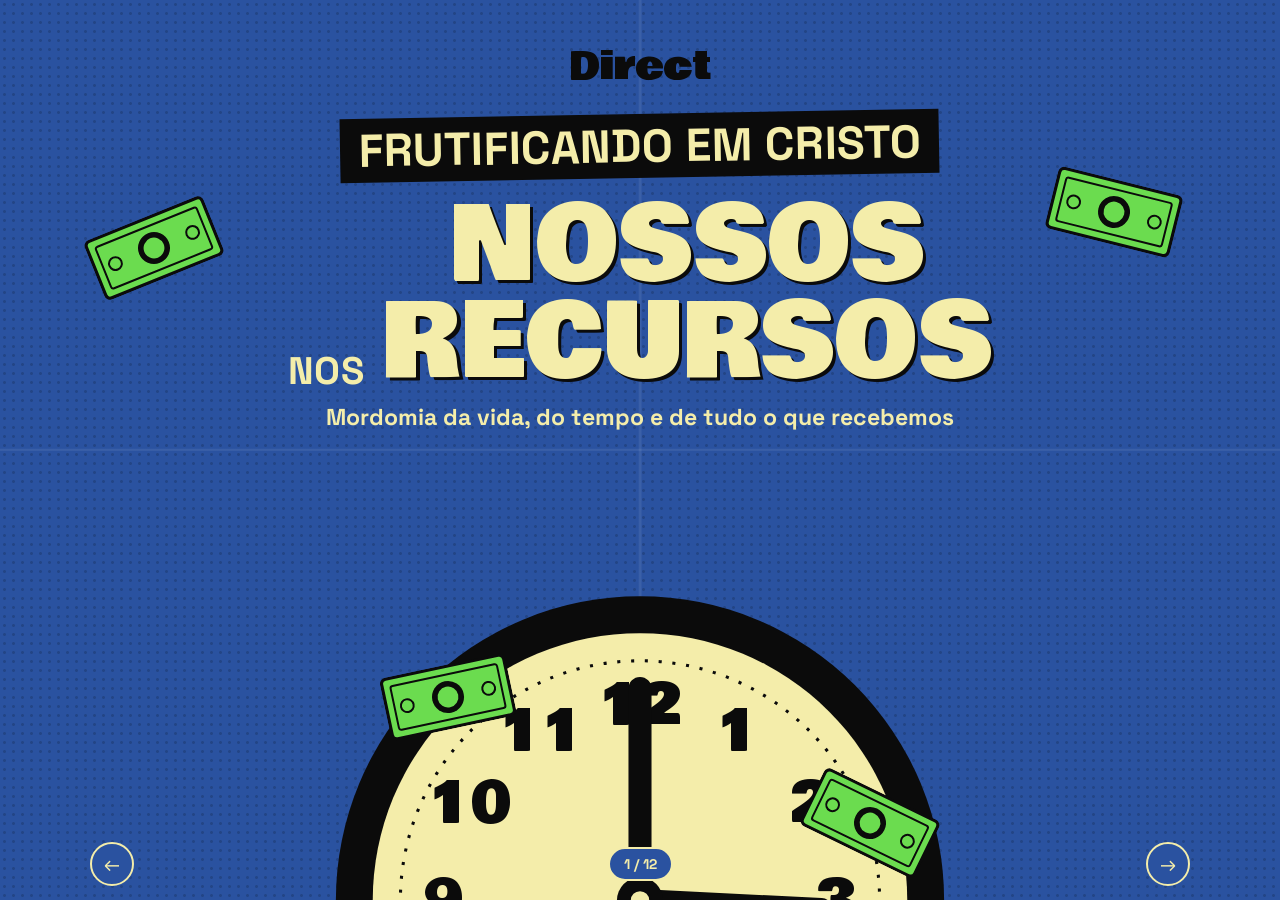
<file: docs/Frutificando em Cristo nos nossos recursos.html>
<!DOCTYPE html>
<html lang="pt-BR">
<head>
<meta charset="utf-8">
<meta name="viewport" content="width=device-width, initial-scale=1, viewport-fit=cover">
<title>Frutificando em Cristo nos nossos recursos</title>
<link rel="preconnect" href="https://fonts.googleapis.com">
<link rel="stylesheet" href="https://fonts.googleapis.com/css2?family=Bowlby+One&family=Space+Grotesk:wght@500;700&display=swap">
<style>
:root{--blue:#2A52A0;--cream:#F4EDAA;--black:#0B0B0B;--green:#6BDC4F;--serif:"Bowlby One","Arial Black",Impact,sans-serif;--sans:"Space Grotesk","Helvetica Neue",Arial,sans-serif;box-sizing:border-box;padding-top:env(safe-area-inset-top,0px);padding-bottom:env(safe-area-inset-bottom,0px)}
*,*::before,*::after{box-sizing:inherit}
html{height:100%;scroll-padding-top:env(safe-area-inset-top,0px)}
html,body{margin:0;height:100%;background:var(--blue);overflow:hidden}
body{font-family:var(--sans);font-weight:500;color:var(--cream)}
.deck{position:relative;height:100%}
.slide{--bg:var(--blue);--fg:var(--cream);--gold:var(--green);--gold-l:var(--green);--muted:#C9D5F2;position:absolute;inset:0;display:flex;flex-direction:column;justify-content:center;overflow-y:auto;padding:clamp(28px,7vh,100px) clamp(28px,7vw,170px);background-color:var(--bg);color:var(--fg);
background-image:radial-gradient(rgba(0,0,0,.16) 1.2px,transparent 1.7px),linear-gradient(90deg,transparent 49.85%,rgba(255,255,255,.1) 50%,transparent 50.2%),linear-gradient(0deg,transparent 49.85%,rgba(255,255,255,.1) 50%,transparent 50.2%);background-size:9px 9px,100% 100%,100% 100%;opacity:0;visibility:hidden;transition:opacity .4s ease,visibility .4s}
.slide.on{opacity:1;visibility:visible}
.slide.paper{--bg:var(--cream);--fg:var(--black);--gold:var(--blue);--gold-l:var(--blue);--muted:#4b4b4b;background-image:radial-gradient(rgba(42,82,160,.15) 1.2px,transparent 1.7px),linear-gradient(90deg,transparent 49.85%,rgba(0,0,0,.12) 50%,transparent 50.2%),linear-gradient(0deg,transparent 49.85%,rgba(0,0,0,.12) 50%,transparent 50.2%)}
.slide.dark{--bg:var(--black);--muted:#d6d0a0;background-image:radial-gradient(rgba(244,237,170,.09) 1.2px,transparent 1.7px)}
.slide>*{position:relative;z-index:1;max-width:none}
h1,h2{font-family:var(--serif);font-weight:400;margin:0;line-height:1.3;letter-spacing:.01em;text-transform:uppercase}
h2{font-size:clamp(26px,min(4.2vw,7.5vh),92px);margin-bottom:.7em}
h2>span{background:var(--black);color:var(--cream);padding:.05em .3em;-webkit-box-decoration-break:clone;box-decoration-break:clone}
.dark h2>span{background:var(--cream);color:var(--black)}
h2 .gold{color:inherit;text-transform:none}
.rule{width:clamp(60px,6vw,110px);height:clamp(10px,1.3vh,16px);border:0;margin:0 0 clamp(18px,3vh,36px);background:var(--cream);transform:rotate(-3deg)}
.paper .rule{background:var(--black)}
p,li{font-size:clamp(16px,min(1.9vw,3.3vh),42px);line-height:1.5;margin:0 0 .8em}
.slide>p,.slide>ul{max-width:50em}
ul{list-style:none;padding:0;margin:0}
li{position:relative;padding-left:1.7em}
.slide li{max-width:none!important}
li::before{content:"";position:absolute;left:.15em;top:.5em;width:.6em;height:.6em;background:var(--gold);transform:rotate(12deg)}
.sub{font-weight:700;font-size:clamp(19px,min(2.4vw,4.4vh),52px);line-height:1.3;color:var(--gold);margin-top:.8em}
.gold{color:var(--gold)}
.quote{font-weight:700;font-size:clamp(22px,min(3vw,5.5vh),66px);line-height:1.25;border-left:7px solid var(--green);padding-left:.7em;margin:0 0 .6em}
.slide>.quote{max-width:22em}
.cite{font-size:clamp(14px,min(1.5vw,2.6vh),28px);color:var(--gold-l);margin:0;font-weight:700}
.slide>.def{font-weight:700;font-size:clamp(22px,min(3.2vw,5.8vh),72px);line-height:1.2;margin:0 0 .5em;max-width:24em}
.cols{display:grid;grid-template-columns:repeat(3,1fr);gap:clamp(20px,3.5vw,80px);margin-top:.6em}
.cols div{border:3px solid var(--black);background:rgba(0,0,0,.05);padding:14px 16px;box-shadow:7px 7px 0 var(--gold)}
.cols b{font-family:var(--serif);font-weight:400;text-transform:uppercase;font-size:clamp(18px,min(2.2vw,4vh),48px);display:block;margin-bottom:.3em}
.cols span{font-size:clamp(14px,min(1.4vw,2.6vh),30px);line-height:1.45;color:var(--muted);display:block}
.slide>.split{width:100%;display:grid;grid-template-columns:1fr 1fr;gap:clamp(24px,5vw,120px);align-items:center}
.split h2{font-size:clamp(22px,min(3vw,5.2vh),64px)}
.portrait{margin:0;display:flex;justify-content:center}
.portrait img{display:block;height:min(76vh,60vw);width:auto;max-width:100%;border:5px solid var(--cream);box-shadow:12px 12px 0 var(--green);transform:rotate(2deg);background:var(--black)}
.portrait svg{width:100%;max-width:min(44vw,80vh)!important;max-height:78vh!important;height:auto}
.verses{font-weight:500;font-size:clamp(15px,min(1.55vw,2.8vh),32px);line-height:1.5;margin:0}
.verses sup{font-size:.65em;color:var(--gold);margin-right:.25em;font-weight:700}
.verses .vs{color:var(--muted);margin-bottom:.55em}
.verses .vs.hl{color:var(--fg)}
.verses .vs.hl span{background:linear-gradient(transparent 10%,#7BE35A 10%,#7BE35A 92%,transparent 92%);color:var(--black);padding:0 .2em;-webkit-box-decoration-break:clone;box-decoration-break:clone}
.verses.full{font-size:clamp(16px,min(1.85vw,3.3vh),38px)}
.verses.full .vs{color:var(--cream)}
.slide>.verses.full{max-width:62em}
.part{border-left:7px solid var(--gold);padding-left:clamp(14px,2vw,30px)}
.frag{opacity:0;transform:translateY(8px);transition:opacity .5s ease,transform .5s ease}
.frag.show{opacity:1;transform:none}
.word{font-family:var(--serif);text-transform:uppercase;color:var(--cream);font-size:clamp(42px,min(8vw,14vh),200px);line-height:1;margin:.1em 0 .25em;text-shadow:.04em .04em 0 var(--black)}
.hero{justify-content:flex-start;align-items:center;text-align:center;padding-top:clamp(20px,4vh,60px);overflow:hidden}
.hero>.brand{font-family:var(--serif);font-size:clamp(22px,min(3vw,5vh),52px);color:var(--black);margin-bottom:2vh}
.hero h1{font-size:inherit;line-height:1}
.lbl{display:inline-block;background:var(--black);color:var(--cream);font-family:var(--sans);font-weight:700;font-size:clamp(18px,min(3.6vw,6.4vh),70px);padding:.1em .4em;margin-bottom:.4em;line-height:1.2;transform:rotate(-1deg)}
.row{display:block}
.nos{font-family:var(--sans);font-weight:700;font-size:clamp(18px,min(3vw,5.4vh),56px);margin-right:.3em;vertical-align:middle}
.big2{display:inline-block;font-size:clamp(38px,min(8vw,13.5vh),170px);line-height:.95;color:var(--cream);text-shadow:.03em .03em 0 var(--black)}
.hero>.sub{margin-top:.5em;color:var(--cream);font-size:clamp(15px,min(1.8vw,3.2vh),38px)}
.hero>.clock{position:absolute;left:50%;bottom:0;width:min(48vw,80vh);transform:translate(-50%,50%);z-index:0}
.hero>.sticker{position:absolute;z-index:2;font-family:var(--serif);text-transform:uppercase;color:var(--cream);font-size:clamp(14px,min(2.4vw,4.4vh),48px);text-shadow:3px 3px 0 var(--black);bottom:30vh}
.hero>.s1{left:9vw;transform:rotate(-18deg)}.hero>.s2{right:9vw;transform:rotate(18deg)}
.hero>.bill{position:absolute;width:clamp(60px,10vw,190px);height:auto;z-index:1}
.hero>.b1{left:7vw;top:24vh;transform:rotate(-22deg)}.hero>.b2{right:8vw;top:20vh;transform:rotate(14deg)}
.hero>.b3{left:30vw;bottom:19vh;transform:rotate(-12deg)}.hero>.b4{right:27vw;bottom:5vh;transform:rotate(26deg);z-index:2}
.slide>.egg{position:absolute;top:calc(3vh + env(safe-area-inset-top,0px));right:4vw;width:clamp(70px,9vw,170px);height:auto;z-index:0;pointer-events:none;filter:drop-shadow(4px 4px 0 rgba(0,0,0,.35))}
.egg *{stroke:var(--eg,#0B0B0B)}.dark .egg{--eg:#F4EDAA}
.mord.show~.cm{opacity:0}.cm{transition:opacity .4s}
.slide>.eggs{display:grid;grid-template-columns:repeat(5,1fr);gap:clamp(12px,2.5vw,50px);align-items:end;max-width:min(100%,1300px);margin:.3em 0 2em}
.eggs figure{margin:0;text-align:center}
.eggrow{display:block;width:100%;max-width:clamp(80px,13vw,230px);height:auto;margin:0 auto;filter:drop-shadow(4px 4px 0 rgba(0,0,0,.35))}
.eggrow *{stroke:#0B0B0B}
.eggs figcaption{display:inline-block;margin-top:.8em;background:var(--black);color:var(--cream);font-weight:700;font-size:clamp(13px,min(1.4vw,2.5vh),26px);padding:.1em .55em;text-transform:uppercase}
.slide>.vcard{max-width:58em;background:var(--black);color:var(--cream);padding:.7em 1.1em .5em;margin:.2em 0 .6em;box-shadow:6px 6px 0 var(--green)}
.vcard p{font-size:clamp(14px,min(1.45vw,2.6vh),28px);margin:0 0 .35em;line-height:1.4}
.vcard sup{color:var(--green);font-weight:700;margin-right:.25em;font-size:.65em}
.vcard .cite{color:var(--green);margin:0;font-weight:700}
.slide>.two{display:grid;grid-template-columns:1fr 1fr;gap:clamp(24px,5vw,120px);align-items:center;max-width:none;width:100%}
.two .c1>.sub{margin-top:.8em}
.two .vcard{max-width:none;margin:0;background:var(--black);color:var(--cream);padding:.9em 1.2em .6em;box-shadow:8px 8px 0 var(--green)}
.two .vcard p{font-size:clamp(15px,min(1.85vw,3.3vh),38px)}
.two>p{max-width:none}
.slide>.eggs{max-width:none}
.eggrow{max-width:clamp(90px,15.5vw,330px)}
.eggs figcaption{font-size:clamp(14px,min(1.7vw,3vh),34px)}
.slide>ul.cards{display:grid;grid-template-columns:repeat(3,1fr);gap:clamp(20px,3.5vw,80px);max-width:none;margin-top:.4em}
.cards li{padding:clamp(16px,2.4vh,34px) clamp(16px,1.8vw,36px);border:3px solid var(--cream);box-shadow:8px 8px 0 var(--green);font-size:clamp(16px,min(1.9vw,3.4vh),40px)}
.cards li::before{display:none}
.cards li b{display:block;margin-bottom:.45em;font-size:1.3em!important;line-height:1.15;text-transform:uppercase}
@media (max-width:700px){.slide>.two{grid-template-columns:1fr}.slide>ul.cards{grid-template-columns:1fr}}
.nav{position:fixed;left:0;right:0;bottom:calc(14px + env(safe-area-inset-bottom,0px));display:flex;justify-content:space-between;align-items:center;padding:0 clamp(28px,7vw,170px);pointer-events:none;font-size:14px;font-weight:700;color:var(--nf,var(--cream));z-index:5}
.nav .mid{background:var(--nb,var(--blue));border:2px solid var(--nf,var(--cream));border-radius:99px;padding:6px 14px}
.nav button{pointer-events:auto;background:var(--nb,var(--blue));color:var(--nf,var(--cream));border:2px solid var(--nf,var(--cream));width:44px;height:44px;border-radius:50%;font-size:20px;cursor:pointer;font-family:var(--sans)}
.nav button:hover,.nav button:focus-visible{background:var(--nf,var(--cream));color:var(--nb,var(--blue));outline:none}
@media (max-width:700px){.slide{justify-content:flex-start;padding-top:max(44px,env(safe-area-inset-top,0px));padding-bottom:90px}.hero>.clock{width:92vw}.hero>.sticker{bottom:34vh}.hero>.bill{display:none}}
@media (prefers-reduced-motion:reduce){.slide,.frag{transition:none}}
</style>
</head>
<body>
<svg width="0" height="0" style="position:absolute" aria-hidden="true"><defs><g id="bill"><rect x="2" y="2" width="156" height="76" rx="6" fill="#6BDC4F" stroke="#0B0B0B" stroke-width="4"/><rect x="12" y="12" width="136" height="56" rx="3" fill="none" stroke="#0B0B0B" stroke-width="2.5"/><circle cx="80" cy="40" r="20" fill="#0B0B0B"/><circle cx="80" cy="40" r="13" fill="#6BDC4F"/><circle cx="28" cy="40" r="8" fill="none" stroke="#0B0B0B" stroke-width="2.5"/><circle cx="132" cy="40" r="8" fill="none" stroke="#0B0B0B" stroke-width="2.5"/></g></defs></svg>
<main class="deck" id="deck">

<section class="slide hero on" aria-label="Título">
<div class="brand">Direct</div>
<h1><span class="lbl">Frutificando em Cristo</span><span class="row"><span class="nos">nos</span> <span class="big2">nossos<br>recursos</span></span></h1>
<p class="sub">Mordomia da vida, do tempo e de tudo o que recebemos</p>
<svg class='bill b1' viewBox='0 0 160 80' aria-hidden='true'><use href='#bill'/></svg><svg class='bill b2' viewBox='0 0 160 80' aria-hidden='true'><use href='#bill'/></svg><svg class='bill b3' viewBox='0 0 160 80' aria-hidden='true'><use href='#bill'/></svg><svg class='bill b4' viewBox='0 0 160 80' aria-hidden='true'><use href='#bill'/></svg><svg class='clock' viewBox='0 0 400 400' aria-hidden='true'><circle cx='200' cy='200' r='198' fill='#0B0B0B'/><circle cx='200' cy='200' r='174' fill='#F4EDAA'/><circle cx='200' cy='200' r='156' fill='none' stroke='#0B0B0B' stroke-width='2' stroke-dasharray='2 7'/><text x='264.0' y='102.1' text-anchor='middle' font-size='36' fill='#0B0B0B' style='font-family:var(--serif)'>1</text><text x='310.9' y='149.0' text-anchor='middle' font-size='36' fill='#0B0B0B' style='font-family:var(--serif)'>2</text><text x='328.0' y='213.0' text-anchor='middle' font-size='36' fill='#0B0B0B' style='font-family:var(--serif)'>3</text><text x='310.9' y='277.0' text-anchor='middle' font-size='36' fill='#0B0B0B' style='font-family:var(--serif)'>4</text><text x='264.0' y='323.9' text-anchor='middle' font-size='36' fill='#0B0B0B' style='font-family:var(--serif)'>5</text><text x='200.0' y='341.0' text-anchor='middle' font-size='36' fill='#0B0B0B' style='font-family:var(--serif)'>6</text><text x='136.0' y='323.9' text-anchor='middle' font-size='36' fill='#0B0B0B' style='font-family:var(--serif)'>7</text><text x='89.1' y='277.0' text-anchor='middle' font-size='36' fill='#0B0B0B' style='font-family:var(--serif)'>8</text><text x='72.0' y='213.0' text-anchor='middle' font-size='36' fill='#0B0B0B' style='font-family:var(--serif)'>9</text><text x='89.1' y='149.0' text-anchor='middle' font-size='36' fill='#0B0B0B' style='font-family:var(--serif)'>10</text><text x='136.0' y='102.1' text-anchor='middle' font-size='36' fill='#0B0B0B' style='font-family:var(--serif)'>11</text><text x='200.0' y='85.0' text-anchor='middle' font-size='36' fill='#0B0B0B' style='font-family:var(--serif)'>12</text><path d='M200 200V62M200 200L318 206' stroke='#0B0B0B' stroke-width='15' stroke-linecap='round' fill='none'/><circle cx='200' cy='200' r='15' fill='#0B0B0B'/><circle cx='200' cy='200' r='6' fill='#F4EDAA'/></svg>
</section>

<section class="slide" aria-label="Dados sobre recursos">
<svg class="egg" viewBox="0 0 160 80" role="img" aria-label="Recurso: dinheiro" style="transform:rotate(12deg)"><title>Recurso: dinheiro</title><use href="#bill"/></svg>
<hr class="rule">
<h2 style="font-size:clamp(20px,min(2.6vw,4.8vh),58px)"><span>Qual foi o seu primeiro pensamento quando ouviu que o tema era sobre recursos?</span></h2>
<div class="frag">
<p style="margin-bottom:0">Imagino que a maior parte aqui tenha pensado em</p>
<p class="word">DINHEIRO.</p>
</div>
<ul class="frag">
<li>Mas nós, jovens, temos recursos de maior potencial do que o dinheiro: energia, gana, tempo e aprendizado.</li>
<li>Hoje, o objetivo é identificar esses recursos e entender como frutificar neles.</li>
</ul>
<p class="sub frag" style="margin-top:.4em">O primeiro passo para frutificar nos nossos recursos é entender, de fato, o que é um recurso.</p>
</section>

<section class="slide paper" aria-label="Definição de recurso">
<svg class="egg" viewBox="0 0 100 100" role="img" aria-label="Recurso: tempo" style="transform:rotate(-10deg)"><title>Recurso: tempo</title><circle cx="50" cy="50" r="42" fill="#F4EDAA" stroke-width="6"/><path d="M50 14v8M50 78v8M14 50h8M78 50h8" stroke-width="4" fill="none" stroke-linecap="round"/><path d="M50 50V26M50 50l17 8" stroke-width="6" fill="none" stroke-linecap="round"/><circle cx="50" cy="50" r="5" fill="#0B0B0B" stroke="none"/></svg>
<hr class="rule">
<h2><span>O que é um recurso?</span></h2>
<p class="def" style="margin-bottom:.4em">Aquilo de que podemos lançar mão para alcançar um fim.</p>
<p style="font-size:clamp(14px,1.5vw,18px);color:var(--muted);margin-bottom:1.4em">Fonte: adaptado do Dicionário infopédia da Língua Portuguesa (Porto Editora).</p>
<div class="cols">
<div><b>Disponível</b><span>Está ao nosso alcance, foi dado ou conquistado.</span></div>
<div><b>Potencial</b><span>Pode render mais do que o que é hoje.</span></div>
<div><b>Propósito</b><span>Existe para servir a um fim além de si mesmo.</span></div>
</div>
</section>

<section class="slide" aria-label="O que todos os recursos têm em comum">
<svg class="egg" viewBox="0 0 130 84" role="img" aria-label="Recurso: carro" style="transform:rotate(8deg)"><title>Recurso: carro</title><path d="M8 62V48q0-5 6-7l20-4 12-15q3-4 8-4h34q6 0 10 5l10 14 10 3q6 2 6 8v14z" fill="#6BDC4F" stroke-width="4.5" stroke-linejoin="round"/><path d="M44 38l9-12h20v12zM79 38V26h8l8 12z" fill="#F4EDAA" stroke-width="3.5" stroke-linejoin="round"/><circle cx="34" cy="64" r="12" fill="#0B0B0B" stroke-width="3"/><circle cx="96" cy="64" r="12" fill="#0B0B0B" stroke-width="3"/><circle cx="34" cy="64" r="4" fill="#F4EDAA" stroke="none"/><circle cx="96" cy="64" r="4" fill="#F4EDAA" stroke="none"/></svg>
<div class="split">
<div class="txt">
<hr class="rule">
<h2><span>O que todos os recursos têm em comum?</span></h2>
<ul>
<li>Um mesmo objeto, em contextos diferentes, serve a fins diferentes. Os recursos tendem ao infinito.</li>
<li>Estudar cada particularidade é impossível hoje, e talvez em toda a história.</li>
<li>Então vamos ao contrário: procurar o padrão que todos compartilham.</li>
</ul>
<p class="sub frag" data-step="2">A resposta se chama mordomia.</p>
</div>
<figure class="portrait frag" data-step="1">
<svg viewBox="0 0 400 350" role="img" aria-label="Três conjuntos de recursos com uma interseção no centro" style="width:100%;max-width:460px;max-height:62vh;height:auto">
<defs><clipPath id="cA"><circle cx="150" cy="125" r="105"/></clipPath><clipPath id="cB"><circle cx="250" cy="125" r="105"/></clipPath></defs>
<g fill="#6BDC4F" fill-opacity=".2" stroke="#F4EDAA" stroke-width="1.5">
<circle cx="150" cy="125" r="105"/><circle cx="250" cy="125" r="105"/><circle cx="200" cy="210" r="105"/>
</g>
<g clip-path="url(#cA)"><g clip-path="url(#cB)"><circle cx="200" cy="210" r="105" fill="#6BDC4F"/></g></g>
<g class="lbls" text-anchor="middle" font-family="Space Grotesk,Arial,sans-serif" font-weight="700" font-size="20">
<rect x="58" y="94" width="80" height="30" rx="4" fill="#0B0B0B" stroke="none"/><text x="98" y="115" fill="#F4EDAA">Tempo</text>
<rect x="258" y="94" width="88" height="30" rx="4" fill="#0B0B0B" stroke="none"/><text x="302" y="115" fill="#F4EDAA">Energia</text>
<rect x="154" y="263" width="92" height="30" rx="4" fill="#0B0B0B" stroke="none"/><text x="200" y="284" fill="#F4EDAA">Finanças</text>
</g>
<g text-anchor="middle" font-family="Space Grotesk,Arial,sans-serif" font-weight="700" fill="#0B0B0B">
<text class="frag mord" data-step="2" x="200" y="172" font-size="14" letter-spacing=".4">MORDOMIA</text>
<g class="cm"><text x="200" y="164" font-size="16">em</text><text x="200" y="182" font-size="16">comum</text></g>
</g>
</svg>
</figure>
</div>
</section>

<section class="slide dark" aria-label="Mordomia">
<div class="split">
<div class="txt">
<hr class="rule" style="background:var(--gold-l)">
<h2><span>Mordomia <span class="gold" style="font-weight:500;font-style:italic;font-size:.55em">(stewardship)</span></span></h2>
<p class="quote">Não há um centímetro de toda a nossa existência sobre o qual Cristo não diga: “É meu!”</p>
<p class="cite">Abraham Kuyper (citação traduzida livremente) · 1 Coríntios 4:2</p>
<p style="margin-top:1.4em">Nenhum recurso é nosso. Somos apenas administradores.</p>
</div>
<figure class="portrait"><img src="[data-uri]" alt="Retrato de Abraham Kuyper"></figure>
</div>
</section>

<section class="slide dark" aria-label="1 Coríntios 4:1-5">
<svg class="egg" viewBox="0 18 120 78" role="img" aria-label="Recurso: um amigo" style="transform:rotate(-8deg)"><title>Recurso: um amigo</title><path d="M12 92Q12 58 40 58Q68 58 68 92z" fill="#6BDC4F" stroke-width="4.5" stroke-linejoin="round"/><path d="M52 92Q52 58 80 58Q108 58 108 92z" fill="#2A52A0" stroke-width="4.5" stroke-linejoin="round"/><circle cx="40" cy="38" r="15" fill="#F4EDAA" stroke-width="4.5"/><circle cx="80" cy="38" r="15" fill="#F4EDAA" stroke-width="4.5"/></svg>
<hr class="rule" style="background:var(--gold-l)">
<div class="verses full">
<div class="vs"><sup>1</sup>Que os homens nos considerem como ministros de Cristo, e mordomos dos mistérios de Deus.</div>
<div class="vs"><sup>2</sup>Além disso, requer-se dos mordomos que cada um se ache fiel.</div>
<div class="vs"><sup>3</sup>Todavia, a mim mui pouco se me dá de ser julgado por vós, ou por algum juízo humano; nem eu tampouco a mim mesmo me julgo.</div>
<div class="vs"><sup>4</sup>Porque em nada me sinto culpado; mas nem por isso me considero justificado, pois quem me julga é o Senhor.</div>
<div class="vs"><sup>5</sup>Portanto, nada julgueis antes do tempo, até que o Senhor venha, o qual também trará à luz as coisas ocultas das trevas, e manifestará os desígnios dos corações; e então cada um receberá de Deus o louvor.</div>
</div>
<p class="cite" style="margin-top:1.2em">1 Coríntios 4:1-5 | ACF</p>
</section>

<section class="slide paper" aria-label="O papel do mordomo">
<div class="split">
<div class="txt">
<hr class="rule">
<h2><span>O papel do mordomo</span></h2>
<p>No contexto bíblico, o mordomo (<i>oikonómos</i>) era um servo de grande confiança, que administrava os bens, a casa ou os negócios do seu senhor.</p>
<p>Paulo se via, junto com os outros apóstolos, como um despenseiro encarregado dos mistérios e do Evangelho de Deus.</p>
</div>
<div class="verses part">
<div class="vs hl"><span><sup>1</sup>Que os homens nos considerem como ministros de Cristo, e mordomos dos mistérios de Deus.</span></div>
<div class="vs"><sup>2</sup>Além disso, requer-se dos mordomos que cada um se ache fiel.</div>
<div class="vs"><sup>3</sup>Todavia, a mim mui pouco se me dá de ser julgado por vós, ou por algum juízo humano; nem eu tampouco a mim mesmo me julgo.</div>
<div class="vs"><sup>4</sup>Porque em nada me sinto culpado; mas nem por isso me considero justificado, pois quem me julga é o Senhor.</div>
<div class="vs"><sup>5</sup>Portanto, nada julgueis antes do tempo, até que o Senhor venha, o qual também trará à luz as coisas ocultas das trevas, e manifestará os desígnios dos corações; e então cada um receberá de Deus o louvor.</div>
</div>
</div>
</section>

<section class="slide paper" aria-label="A principal exigência">
<div class="split">
<div class="txt">
<hr class="rule">
<h2><span>A principal exigência</span></h2>
<p>O padrão exigido de quem ocupa essa posição não é o sucesso aos olhos do mundo, a popularidade ou a genialidade.</p>
<p class="sub" style="margin-top:.2em">É a fidelidade àquele que o encarregou.</p>
</div>
<div class="verses part">
<div class="vs"><sup>1</sup>Que os homens nos considerem como ministros de Cristo, e mordomos dos mistérios de Deus.</div>
<div class="vs hl"><span><sup>2</sup>Além disso, requer-se dos mordomos que cada um se ache fiel.</span></div>
<div class="vs"><sup>3</sup>Todavia, a mim mui pouco se me dá de ser julgado por vós, ou por algum juízo humano; nem eu tampouco a mim mesmo me julgo.</div>
<div class="vs"><sup>4</sup>Porque em nada me sinto culpado; mas nem por isso me considero justificado, pois quem me julga é o Senhor.</div>
<div class="vs"><sup>5</sup>Portanto, nada julgueis antes do tempo, até que o Senhor venha, o qual também trará à luz as coisas ocultas das trevas, e manifestará os desígnios dos corações; e então cada um receberá de Deus o louvor.</div>
</div>
</div>
</section>

<section class="slide paper" aria-label="Aprovação divina acima da humana">
<div class="split">
<div class="txt">
<hr class="rule">
<h2><span>Aprovação divina acima da humana</span></h2>
<p>Nos versos 3 e 4, Paulo lembra que o julgamento mais importante não vem de tribunais humanos nem de críticas externas.</p>
<p class="sub" style="margin-top:.2em">Vem do próprio Senhor.</p>
</div>
<div class="verses part">
<div class="vs"><sup>1</sup>Que os homens nos considerem como ministros de Cristo, e mordomos dos mistérios de Deus.</div>
<div class="vs"><sup>2</sup>Além disso, requer-se dos mordomos que cada um se ache fiel.</div>
<div class="vs hl"><span><sup>3</sup>Todavia, a mim mui pouco se me dá de ser julgado por vós, ou por algum juízo humano; nem eu tampouco a mim mesmo me julgo.</span></div>
<div class="vs hl"><span><sup>4</sup>Porque em nada me sinto culpado; mas nem por isso me considero justificado, pois quem me julga é o Senhor.</span></div>
<div class="vs"><sup>5</sup>Portanto, nada julgueis antes do tempo, até que o Senhor venha, o qual também trará à luz as coisas ocultas das trevas, e manifestará os desígnios dos corações; e então cada um receberá de Deus o louvor.</div>
</div>
</div>
</section>

<section class="slide" aria-label="A vida como recurso">
<svg class="egg" viewBox="0 0 130 110" role="img" aria-label="Recurso: o próprio corpo" style="transform:rotate(6deg)"><title>Recurso: o próprio corpo</title><g transform="translate(10,38) rotate(-22 55 0)"><g fill="#0B0B0B" stroke="#0B0B0B" stroke-width="9" stroke-linejoin="round"><circle cx="18" cy="-9" r="11"/><circle cx="18" cy="9" r="11"/><circle cx="92" cy="-9" r="11"/><circle cx="92" cy="9" r="11"/><rect x="18" y="-9" width="74" height="18"/></g><g fill="#F4EDAA" stroke="none"><circle cx="18" cy="-9" r="11"/><circle cx="18" cy="9" r="11"/><circle cx="92" cy="-9" r="11"/><circle cx="92" cy="9" r="11"/><rect x="18" y="-9" width="74" height="18"/></g></g><g transform="translate(10,78) rotate(-22 55 0)"><g fill="#0B0B0B" stroke="#0B0B0B" stroke-width="9" stroke-linejoin="round"><circle cx="18" cy="-9" r="11"/><circle cx="18" cy="9" r="11"/><circle cx="92" cy="-9" r="11"/><circle cx="92" cy="9" r="11"/><rect x="18" y="-9" width="74" height="18"/></g><g fill="#F4EDAA" stroke="none"><circle cx="18" cy="-9" r="11"/><circle cx="18" cy="9" r="11"/><circle cx="92" cy="-9" r="11"/><circle cx="92" cy="9" r="11"/><rect x="18" y="-9" width="74" height="18"/></g></g></svg>
<hr class="rule">
<h2 style="font-size:clamp(24px,min(3.4vw,6vh),76px)"><span>A vida é o nosso principal recurso</span></h2>
<div class="two">
<div class="c1">
<ul>
<li>Tudo ao nosso redor é recurso, e nós somos mordomos.</li>
<li>Nós mesmos somos recurso por inteiro: carne, osso e sangue. Objetos e bens são só uma extensão.</li>
</ul>
<p class="sub">Como você tem sido mordomo do bem mais precioso que Deus deixou ao seu cuidado?</p>
</div>
<div class="vcard"><p><sup>19</sup>Ou não sabeis que o vosso corpo é o templo do Espírito Santo, que habita em vós, proveniente de Deus, e que não sois de vós mesmos?</p><p><sup>20</sup>Porque fostes comprados por bom preço; glorificai, pois, a Deus no vosso corpo, e no vosso espírito, os quais pertencem a Deus.</p><p class="cite">1 Coríntios 6:19-20 | ACF</p></div>
</div>
</section>

<section class="slide" aria-label="Elementos escondidos">
<hr class="rule">
<h2><span>Você reparou?</span></h2>
<div class="eggs">
<figure><svg class="eggrow" viewBox="0 0 160 80" role="img" aria-label="Recurso: dinheiro" style="transform:rotate(12deg)"><title>Recurso: dinheiro</title><use href="#bill"/></svg><figcaption>Dinheiro</figcaption></figure>
<figure><svg class="eggrow" viewBox="0 0 100 100" role="img" aria-label="Recurso: tempo" style="transform:rotate(-10deg)"><title>Recurso: tempo</title><circle cx="50" cy="50" r="42" fill="#F4EDAA" stroke-width="6"/><path d="M50 14v8M50 78v8M14 50h8M78 50h8" stroke-width="4" fill="none" stroke-linecap="round"/><path d="M50 50V26M50 50l17 8" stroke-width="6" fill="none" stroke-linecap="round"/><circle cx="50" cy="50" r="5" fill="#0B0B0B" stroke="none"/></svg><figcaption>Tempo</figcaption></figure>
<figure><svg class="eggrow" viewBox="0 0 130 84" role="img" aria-label="Recurso: carro" style="transform:rotate(8deg)"><title>Recurso: carro</title><path d="M8 62V48q0-5 6-7l20-4 12-15q3-4 8-4h34q6 0 10 5l10 14 10 3q6 2 6 8v14z" fill="#6BDC4F" stroke-width="4.5" stroke-linejoin="round"/><path d="M44 38l9-12h20v12zM79 38V26h8l8 12z" fill="#F4EDAA" stroke-width="3.5" stroke-linejoin="round"/><circle cx="34" cy="64" r="12" fill="#0B0B0B" stroke-width="3"/><circle cx="96" cy="64" r="12" fill="#0B0B0B" stroke-width="3"/><circle cx="34" cy="64" r="4" fill="#F4EDAA" stroke="none"/><circle cx="96" cy="64" r="4" fill="#F4EDAA" stroke="none"/></svg><figcaption>Bens</figcaption></figure>
<figure><svg class="eggrow" viewBox="0 18 120 78" role="img" aria-label="Recurso: um amigo" style="transform:rotate(-8deg)"><title>Recurso: um amigo</title><path d="M12 92Q12 58 40 58Q68 58 68 92z" fill="#6BDC4F" stroke-width="4.5" stroke-linejoin="round"/><path d="M52 92Q52 58 80 58Q108 58 108 92z" fill="#2A52A0" stroke-width="4.5" stroke-linejoin="round"/><circle cx="40" cy="38" r="15" fill="#F4EDAA" stroke-width="4.5"/><circle cx="80" cy="38" r="15" fill="#F4EDAA" stroke-width="4.5"/></svg><figcaption>Amigos</figcaption></figure>
<figure><svg class="eggrow" viewBox="0 0 130 110" role="img" aria-label="Recurso: o próprio corpo" style="transform:rotate(6deg)"><title>Recurso: o próprio corpo</title><g transform="translate(10,38) rotate(-22 55 0)"><g fill="#0B0B0B" stroke="#0B0B0B" stroke-width="9" stroke-linejoin="round"><circle cx="18" cy="-9" r="11"/><circle cx="18" cy="9" r="11"/><circle cx="92" cy="-9" r="11"/><circle cx="92" cy="9" r="11"/><rect x="18" y="-9" width="74" height="18"/></g><g fill="#F4EDAA" stroke="none"><circle cx="18" cy="-9" r="11"/><circle cx="18" cy="9" r="11"/><circle cx="92" cy="-9" r="11"/><circle cx="92" cy="9" r="11"/><rect x="18" y="-9" width="74" height="18"/></g></g><g transform="translate(10,78) rotate(-22 55 0)"><g fill="#0B0B0B" stroke="#0B0B0B" stroke-width="9" stroke-linejoin="round"><circle cx="18" cy="-9" r="11"/><circle cx="18" cy="9" r="11"/><circle cx="92" cy="-9" r="11"/><circle cx="92" cy="9" r="11"/><rect x="18" y="-9" width="74" height="18"/></g><g fill="#F4EDAA" stroke="none"><circle cx="18" cy="-9" r="11"/><circle cx="18" cy="9" r="11"/><circle cx="92" cy="-9" r="11"/><circle cx="92" cy="9" r="11"/><rect x="18" y="-9" width="74" height="18"/></g></g></svg><figcaption>Corpo</figcaption></figure>
</div>
<div class="two" style="align-items:start">
<p style="font-weight:700;font-size:clamp(18px,min(2.2vw,4vh),46px);line-height:1.35;margin:0">Todos esses recursos estavam diante dos nossos olhos o tempo todo, assim como boa parte dos recursos que temos na nossa vida.</p>
<p class="sub" style="margin:0">Que possamos ser mais sensíveis e gratos por cada um deles.</p>
</div>
</section>

<section class="slide dark" aria-label="Refletir e aplicar">
<hr class="rule" style="background:var(--gold-l)">
<h2><span>Refletir e aplicar</span></h2>
<ul class="cards">
<li style="max-width:30em"><b class="gold" style="font-family:var(--serif);font-weight:600;font-size:1.25em">Agradecer.</b> Identificar e agradecer pelos recursos que Deus nos dá diariamente.</li>
<li style="max-width:30em"><b class="gold" style="font-family:var(--serif);font-weight:600;font-size:1.25em">Ser fiel.</b> Administrar os recursos com fidelidade a Deus e lembrar de qual julgamento realmente devemos nos preocupar.</li>
<li style="max-width:30em"><b class="gold" style="font-family:var(--serif);font-weight:600;font-size:1.25em">Inteiramente e integralmente.</b> Nosso ser como um todo é um recurso: não só os bens, mas a carne, o osso e o sangue. Viva a vida lembrando disso.</li>
</ul>
</section>

</main>

<div class="nav" aria-label="Navegação">
<button id="prev" aria-label="Slide anterior">&#8592;</button>
<span class="mid"><span id="count">1 / 12</span></span>
<button id="next" aria-label="Próximo slide">&#8594;</button>
</div>

<script>
(function(){
var s=document.querySelectorAll('.slide'),i=0,c=document.getElementById('count'),nav=document.querySelector('.nav');
function go(n){
if(n<0||n>=s.length)return;
s[i].classList.remove('on');i=n;s[i].classList.add('on');
c.textContent=(i+1)+' / '+s.length;
var p=s[i].classList.contains('paper'),d=s[i].classList.contains('dark');nav.style.setProperty('--nf',p?'#0B0B0B':'#F4EDAA');nav.style.setProperty('--nb',p?'#F4EDAA':(d?'#0B0B0B':'#2A52A0'));
}
function fwd(){var l=[].slice.call(s[i].querySelectorAll('.frag:not(.show)'));if(l.length){var f=l.reduce(function(a,x){var sa=a.getAttribute('data-step'),sx=x.getAttribute('data-step');return(sx&&sa&&+sx<+sa)?x:a},l[0]);var st=f.getAttribute('data-step');if(st){s[i].querySelectorAll('.frag[data-step="'+st+'"]').forEach(function(x){x.classList.add('show')})}else{f.classList.add('show')}return}go(i+1)}
document.getElementById('next').onclick=fwd;
document.getElementById('prev').onclick=function(){go(i-1)};
document.addEventListener('keydown',function(e){
if(e.key==='ArrowRight'||e.key==='PageDown'||e.key===' '){e.preventDefault();fwd()}
else if(e.key==='ArrowLeft'||e.key==='PageUp'){e.preventDefault();go(i-1)}
else if(e.key==='Home')go(0);else if(e.key==='End')go(s.length-1);
});
var x=null;
document.addEventListener('touchstart',function(e){x=e.touches[0].clientX},{passive:true});
document.addEventListener('touchend',function(e){
if(x===null)return;var d=e.changedTouches[0].clientX-x;
if(Math.abs(d)>50){if(d<0)fwd();else go(i-1)}x=null;
},{passive:true});
})();
</script>
</body>
</html>
</file>
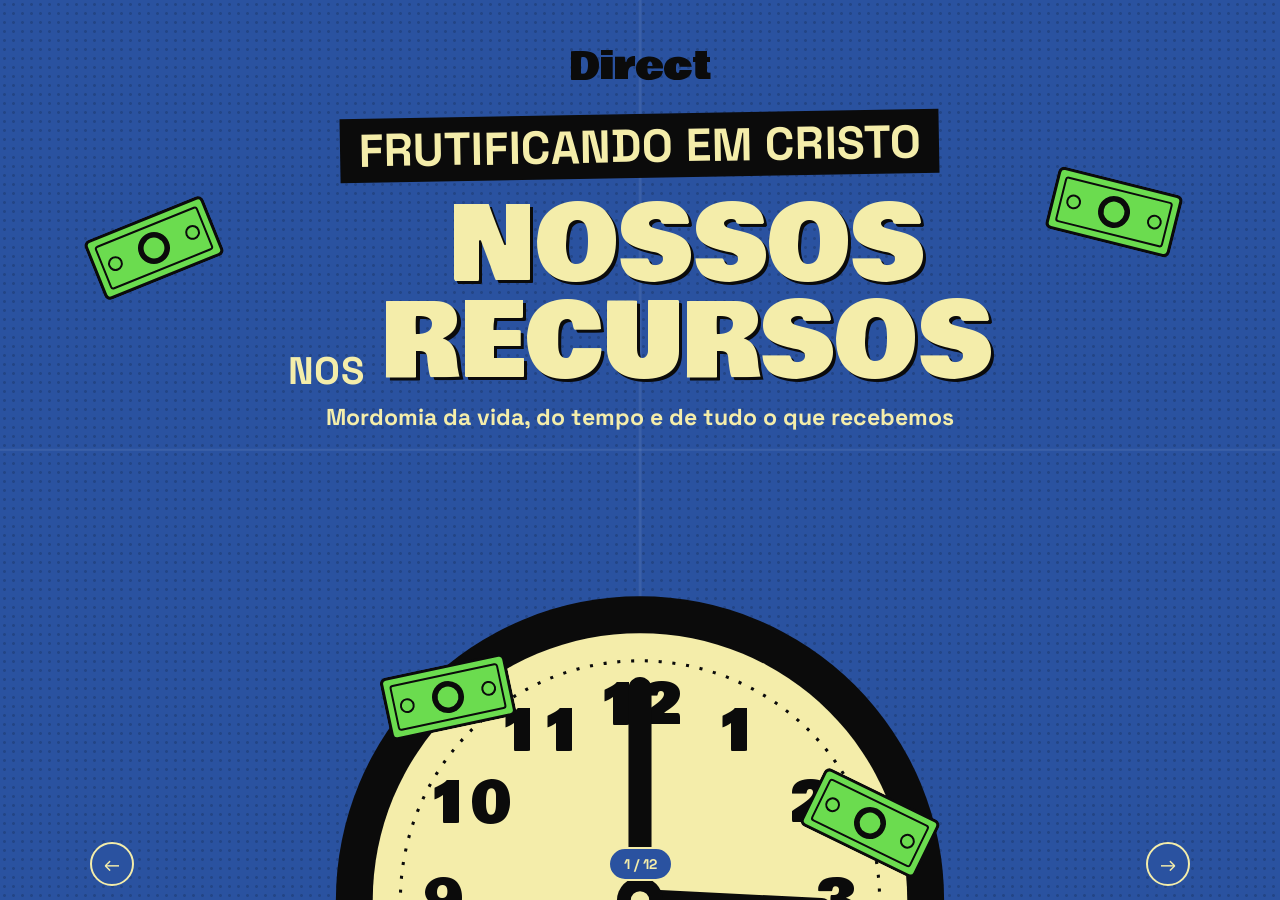
<file: docs/frutificando-nos-recursos-direct.html>
<!DOCTYPE html>
<html lang="pt-BR">
<head>
<meta charset="utf-8">
<meta name="viewport" content="width=device-width, initial-scale=1, viewport-fit=cover">
<title>Frutificando em Cristo nos nossos recursos</title>
<link rel="preconnect" href="https://fonts.googleapis.com">
<link rel="stylesheet" href="https://fonts.googleapis.com/css2?family=Bowlby+One&family=Space+Grotesk:wght@500;700&display=swap">
<style>
:root{--blue:#2A52A0;--cream:#F4EDAA;--black:#0B0B0B;--green:#6BDC4F;--serif:"Bowlby One","Arial Black",Impact,sans-serif;--sans:"Space Grotesk","Helvetica Neue",Arial,sans-serif;box-sizing:border-box;padding-top:env(safe-area-inset-top,0px);padding-bottom:env(safe-area-inset-bottom,0px)}
*,*::before,*::after{box-sizing:inherit}
html{height:100%;scroll-padding-top:env(safe-area-inset-top,0px)}
html,body{margin:0;height:100%;background:var(--blue);overflow:hidden}
body{font-family:var(--sans);font-weight:500;color:var(--cream)}
.deck{position:relative;height:100%}
.slide{--bg:var(--blue);--fg:var(--cream);--gold:var(--green);--gold-l:var(--green);--muted:#C9D5F2;position:absolute;inset:0;display:flex;flex-direction:column;justify-content:center;overflow-y:auto;padding:clamp(28px,7vh,100px) clamp(28px,7vw,170px);background-color:var(--bg);color:var(--fg);
background-image:radial-gradient(rgba(0,0,0,.16) 1.2px,transparent 1.7px),linear-gradient(90deg,transparent 49.85%,rgba(255,255,255,.1) 50%,transparent 50.2%),linear-gradient(0deg,transparent 49.85%,rgba(255,255,255,.1) 50%,transparent 50.2%);background-size:9px 9px,100% 100%,100% 100%;opacity:0;visibility:hidden;transition:opacity .4s ease,visibility .4s}
.slide.on{opacity:1;visibility:visible}
.slide.paper{--bg:var(--cream);--fg:var(--black);--gold:var(--blue);--gold-l:var(--blue);--muted:#4b4b4b;background-image:radial-gradient(rgba(42,82,160,.15) 1.2px,transparent 1.7px),linear-gradient(90deg,transparent 49.85%,rgba(0,0,0,.12) 50%,transparent 50.2%),linear-gradient(0deg,transparent 49.85%,rgba(0,0,0,.12) 50%,transparent 50.2%)}
.slide.dark{--bg:var(--black);--muted:#d6d0a0;background-image:radial-gradient(rgba(244,237,170,.09) 1.2px,transparent 1.7px)}
.slide>*{position:relative;z-index:1;max-width:none}
h1,h2{font-family:var(--serif);font-weight:400;margin:0;line-height:1.3;letter-spacing:.01em;text-transform:uppercase}
h2{font-size:clamp(26px,min(4.2vw,7.5vh),92px);margin-bottom:.7em}
h2>span{background:var(--black);color:var(--cream);padding:.05em .3em;-webkit-box-decoration-break:clone;box-decoration-break:clone}
.dark h2>span{background:var(--cream);color:var(--black)}
h2 .gold{color:inherit;text-transform:none}
.rule{width:clamp(60px,6vw,110px);height:clamp(10px,1.3vh,16px);border:0;margin:0 0 clamp(18px,3vh,36px);background:var(--cream);transform:rotate(-3deg)}
.paper .rule{background:var(--black)}
p,li{font-size:clamp(16px,min(1.9vw,3.3vh),42px);line-height:1.5;margin:0 0 .8em}
.slide>p,.slide>ul{max-width:50em}
ul{list-style:none;padding:0;margin:0}
li{position:relative;padding-left:1.7em}
.slide li{max-width:none!important}
li::before{content:"";position:absolute;left:.15em;top:.5em;width:.6em;height:.6em;background:var(--gold);transform:rotate(12deg)}
.sub{font-weight:700;font-size:clamp(19px,min(2.4vw,4.4vh),52px);line-height:1.3;color:var(--gold);margin-top:.8em}
.gold{color:var(--gold)}
.quote{font-weight:700;font-size:clamp(22px,min(3vw,5.5vh),66px);line-height:1.25;border-left:7px solid var(--green);padding-left:.7em;margin:0 0 .6em}
.slide>.quote{max-width:22em}
.cite{font-size:clamp(14px,min(1.5vw,2.6vh),28px);color:var(--gold-l);margin:0;font-weight:700}
.slide>.def{font-weight:700;font-size:clamp(22px,min(3.2vw,5.8vh),72px);line-height:1.2;margin:0 0 .5em;max-width:24em}
.cols{display:grid;grid-template-columns:repeat(3,1fr);gap:clamp(20px,3.5vw,80px);margin-top:.6em}
.cols div{border:3px solid var(--black);background:rgba(0,0,0,.05);padding:14px 16px;box-shadow:7px 7px 0 var(--gold)}
.cols b{font-family:var(--serif);font-weight:400;text-transform:uppercase;font-size:clamp(18px,min(2.2vw,4vh),48px);display:block;margin-bottom:.3em}
.cols span{font-size:clamp(14px,min(1.4vw,2.6vh),30px);line-height:1.45;color:var(--muted);display:block}
.slide>.split{width:100%;display:grid;grid-template-columns:1fr 1fr;gap:clamp(24px,5vw,120px);align-items:center}
.split h2{font-size:clamp(22px,min(3vw,5.2vh),64px)}
.portrait{margin:0;display:flex;justify-content:center}
.portrait img{display:block;height:min(76vh,60vw);width:auto;max-width:100%;border:5px solid var(--cream);box-shadow:12px 12px 0 var(--green);transform:rotate(2deg);background:var(--black)}
.portrait svg{width:100%;max-width:min(44vw,80vh)!important;max-height:78vh!important;height:auto}
.verses{font-weight:500;font-size:clamp(15px,min(1.55vw,2.8vh),32px);line-height:1.5;margin:0}
.verses sup{font-size:.65em;color:var(--gold);margin-right:.25em;font-weight:700}
.verses .vs{color:var(--muted);margin-bottom:.55em}
.verses .vs.hl{color:var(--fg)}
.verses .vs.hl span{background:linear-gradient(transparent 10%,#7BE35A 10%,#7BE35A 92%,transparent 92%);color:var(--black);padding:0 .2em;-webkit-box-decoration-break:clone;box-decoration-break:clone}
.verses.full{font-size:clamp(16px,min(1.85vw,3.3vh),38px)}
.verses.full .vs{color:var(--cream)}
.slide>.verses.full{max-width:62em}
.part{border-left:7px solid var(--gold);padding-left:clamp(14px,2vw,30px)}
.frag{opacity:0;transform:translateY(8px);transition:opacity .5s ease,transform .5s ease}
.frag.show{opacity:1;transform:none}
.word{font-family:var(--serif);text-transform:uppercase;color:var(--cream);font-size:clamp(42px,min(8vw,14vh),200px);line-height:1;margin:.1em 0 .25em;text-shadow:.04em .04em 0 var(--black)}
.hero{justify-content:flex-start;align-items:center;text-align:center;padding-top:clamp(20px,4vh,60px);overflow:hidden}
.hero>.brand{font-family:var(--serif);font-size:clamp(22px,min(3vw,5vh),52px);color:var(--black);margin-bottom:2vh}
.hero h1{font-size:inherit;line-height:1}
.lbl{display:inline-block;background:var(--black);color:var(--cream);font-family:var(--sans);font-weight:700;font-size:clamp(18px,min(3.6vw,6.4vh),70px);padding:.1em .4em;margin-bottom:.4em;line-height:1.2;transform:rotate(-1deg)}
.row{display:block}
.nos{font-family:var(--sans);font-weight:700;font-size:clamp(18px,min(3vw,5.4vh),56px);margin-right:.3em;vertical-align:middle}
.big2{display:inline-block;font-size:clamp(38px,min(8vw,13.5vh),170px);line-height:.95;color:var(--cream);text-shadow:.03em .03em 0 var(--black)}
.hero>.sub{margin-top:.5em;color:var(--cream);font-size:clamp(15px,min(1.8vw,3.2vh),38px)}
.hero>.clock{position:absolute;left:50%;bottom:0;width:min(48vw,80vh);transform:translate(-50%,50%);z-index:0}
.hero>.sticker{position:absolute;z-index:2;font-family:var(--serif);text-transform:uppercase;color:var(--cream);font-size:clamp(14px,min(2.4vw,4.4vh),48px);text-shadow:3px 3px 0 var(--black);bottom:30vh}
.hero>.s1{left:9vw;transform:rotate(-18deg)}.hero>.s2{right:9vw;transform:rotate(18deg)}
.hero>.bill{position:absolute;width:clamp(60px,10vw,190px);height:auto;z-index:1}
.hero>.b1{left:7vw;top:24vh;transform:rotate(-22deg)}.hero>.b2{right:8vw;top:20vh;transform:rotate(14deg)}
.hero>.b3{left:30vw;bottom:19vh;transform:rotate(-12deg)}.hero>.b4{right:27vw;bottom:5vh;transform:rotate(26deg);z-index:2}
.slide>.egg{position:absolute;top:calc(3vh + env(safe-area-inset-top,0px));right:4vw;width:clamp(70px,9vw,170px);height:auto;z-index:0;pointer-events:none;filter:drop-shadow(4px 4px 0 rgba(0,0,0,.35))}
.egg *{stroke:var(--eg,#0B0B0B)}.dark .egg{--eg:#F4EDAA}
.mord.show~.cm{opacity:0}.cm{transition:opacity .4s}
.slide>.eggs{display:grid;grid-template-columns:repeat(5,1fr);gap:clamp(12px,2.5vw,50px);align-items:end;max-width:min(100%,1300px);margin:.3em 0 2em}
.eggs figure{margin:0;text-align:center}
.eggrow{display:block;width:100%;max-width:clamp(80px,13vw,230px);height:auto;margin:0 auto;filter:drop-shadow(4px 4px 0 rgba(0,0,0,.35))}
.eggrow *{stroke:#0B0B0B}
.eggs figcaption{display:inline-block;margin-top:.8em;background:var(--black);color:var(--cream);font-weight:700;font-size:clamp(13px,min(1.4vw,2.5vh),26px);padding:.1em .55em;text-transform:uppercase}
.nav{position:fixed;left:0;right:0;bottom:calc(14px + env(safe-area-inset-bottom,0px));display:flex;justify-content:space-between;align-items:center;padding:0 clamp(28px,7vw,170px);pointer-events:none;font-size:14px;font-weight:700;color:var(--nf,var(--cream));z-index:5}
.nav .mid{background:var(--nb,var(--blue));border:2px solid var(--nf,var(--cream));border-radius:99px;padding:6px 14px}
.nav button{pointer-events:auto;background:var(--nb,var(--blue));color:var(--nf,var(--cream));border:2px solid var(--nf,var(--cream));width:44px;height:44px;border-radius:50%;font-size:20px;cursor:pointer;font-family:var(--sans)}
.nav button:hover,.nav button:focus-visible{background:var(--nf,var(--cream));color:var(--nb,var(--blue));outline:none}
@media (max-width:700px){.slide{justify-content:flex-start;padding-top:max(44px,env(safe-area-inset-top,0px));padding-bottom:90px}.hero>.clock{width:92vw}.hero>.sticker{bottom:34vh}.hero>.bill{display:none}}
@media (prefers-reduced-motion:reduce){.slide,.frag{transition:none}}
</style>
</head>
<body>
<svg width="0" height="0" style="position:absolute" aria-hidden="true"><defs><g id="bill"><rect x="2" y="2" width="156" height="76" rx="6" fill="#6BDC4F" stroke="#0B0B0B" stroke-width="4"/><rect x="12" y="12" width="136" height="56" rx="3" fill="none" stroke="#0B0B0B" stroke-width="2.5"/><circle cx="80" cy="40" r="20" fill="#0B0B0B"/><circle cx="80" cy="40" r="13" fill="#6BDC4F"/><circle cx="28" cy="40" r="8" fill="none" stroke="#0B0B0B" stroke-width="2.5"/><circle cx="132" cy="40" r="8" fill="none" stroke="#0B0B0B" stroke-width="2.5"/></g></defs></svg>
<main class="deck" id="deck">

<section class="slide hero on" aria-label="Título">
<div class="brand">Direct</div>
<h1><span class="lbl">Frutificando em Cristo</span><span class="row"><span class="nos">nos</span> <span class="big2">nossos<br>recursos</span></span></h1>
<p class="sub">Mordomia da vida, do tempo e de tudo o que recebemos</p>
<svg class='bill b1' viewBox='0 0 160 80' aria-hidden='true'><use href='#bill'/></svg><svg class='bill b2' viewBox='0 0 160 80' aria-hidden='true'><use href='#bill'/></svg><svg class='bill b3' viewBox='0 0 160 80' aria-hidden='true'><use href='#bill'/></svg><svg class='bill b4' viewBox='0 0 160 80' aria-hidden='true'><use href='#bill'/></svg><svg class='clock' viewBox='0 0 400 400' aria-hidden='true'><circle cx='200' cy='200' r='198' fill='#0B0B0B'/><circle cx='200' cy='200' r='174' fill='#F4EDAA'/><circle cx='200' cy='200' r='156' fill='none' stroke='#0B0B0B' stroke-width='2' stroke-dasharray='2 7'/><text x='264.0' y='102.1' text-anchor='middle' font-size='36' fill='#0B0B0B' style='font-family:var(--serif)'>1</text><text x='310.9' y='149.0' text-anchor='middle' font-size='36' fill='#0B0B0B' style='font-family:var(--serif)'>2</text><text x='328.0' y='213.0' text-anchor='middle' font-size='36' fill='#0B0B0B' style='font-family:var(--serif)'>3</text><text x='310.9' y='277.0' text-anchor='middle' font-size='36' fill='#0B0B0B' style='font-family:var(--serif)'>4</text><text x='264.0' y='323.9' text-anchor='middle' font-size='36' fill='#0B0B0B' style='font-family:var(--serif)'>5</text><text x='200.0' y='341.0' text-anchor='middle' font-size='36' fill='#0B0B0B' style='font-family:var(--serif)'>6</text><text x='136.0' y='323.9' text-anchor='middle' font-size='36' fill='#0B0B0B' style='font-family:var(--serif)'>7</text><text x='89.1' y='277.0' text-anchor='middle' font-size='36' fill='#0B0B0B' style='font-family:var(--serif)'>8</text><text x='72.0' y='213.0' text-anchor='middle' font-size='36' fill='#0B0B0B' style='font-family:var(--serif)'>9</text><text x='89.1' y='149.0' text-anchor='middle' font-size='36' fill='#0B0B0B' style='font-family:var(--serif)'>10</text><text x='136.0' y='102.1' text-anchor='middle' font-size='36' fill='#0B0B0B' style='font-family:var(--serif)'>11</text><text x='200.0' y='85.0' text-anchor='middle' font-size='36' fill='#0B0B0B' style='font-family:var(--serif)'>12</text><path d='M200 200V62M200 200L318 206' stroke='#0B0B0B' stroke-width='15' stroke-linecap='round' fill='none'/><circle cx='200' cy='200' r='15' fill='#0B0B0B'/><circle cx='200' cy='200' r='6' fill='#F4EDAA'/></svg>
</section>

<section class="slide" aria-label="Dados sobre recursos">
<svg class="egg" viewBox="0 0 160 80" role="img" aria-label="Recurso: dinheiro" style="transform:rotate(12deg)"><title>Recurso: dinheiro</title><use href="#bill"/></svg>
<hr class="rule">
<h2 style="font-size:clamp(20px,min(2.6vw,4.8vh),58px)"><span>Qual foi o seu primeiro pensamento quando ouviu que o tema era sobre recursos?</span></h2>
<div class="frag">
<p style="margin-bottom:0">Imagino que a maior parte aqui tenha pensado em</p>
<p class="word">DINHEIRO.</p>
</div>
<ul class="frag">
<li>Mas nós, jovens, temos recursos de maior potencial do que o dinheiro: energia, gana, tempo e aprendizado.</li>
<li>Hoje, o objetivo é identificar esses recursos e entender como frutificar neles.</li>
</ul>
<p class="sub frag" style="margin-top:.4em">O primeiro passo para frutificar nos nossos recursos é entender, de fato, o que é um recurso.</p>
</section>

<section class="slide paper" aria-label="Definição de recurso">
<svg class="egg" viewBox="0 0 100 100" role="img" aria-label="Recurso: tempo" style="transform:rotate(-10deg)"><title>Recurso: tempo</title><circle cx="50" cy="50" r="42" fill="#F4EDAA" stroke-width="6"/><path d="M50 14v8M50 78v8M14 50h8M78 50h8" stroke-width="4" fill="none" stroke-linecap="round"/><path d="M50 50V26M50 50l17 8" stroke-width="6" fill="none" stroke-linecap="round"/><circle cx="50" cy="50" r="5" fill="#0B0B0B" stroke="none"/></svg>
<hr class="rule">
<h2><span>O que é um recurso?</span></h2>
<p class="def" style="margin-bottom:.4em">Aquilo de que podemos lançar mão para alcançar um fim.</p>
<p style="font-size:clamp(14px,1.5vw,18px);color:var(--muted);margin-bottom:1.4em">Fonte: adaptado do Dicionário infopédia da Língua Portuguesa (Porto Editora).</p>
<div class="cols">
<div><b>Disponível</b><span>Está ao nosso alcance, foi dado ou conquistado.</span></div>
<div><b>Potencial</b><span>Pode render mais do que o que é hoje.</span></div>
<div><b>Propósito</b><span>Existe para servir a um fim além de si mesmo.</span></div>
</div>
</section>

<section class="slide" aria-label="O que todos os recursos têm em comum">
<svg class="egg" viewBox="0 0 130 84" role="img" aria-label="Recurso: carro" style="transform:rotate(8deg)"><title>Recurso: carro</title><path d="M8 62V48q0-5 6-7l20-4 12-15q3-4 8-4h34q6 0 10 5l10 14 10 3q6 2 6 8v14z" fill="#6BDC4F" stroke-width="4.5" stroke-linejoin="round"/><path d="M44 38l9-12h20v12zM79 38V26h8l8 12z" fill="#F4EDAA" stroke-width="3.5" stroke-linejoin="round"/><circle cx="34" cy="64" r="12" fill="#0B0B0B" stroke-width="3"/><circle cx="96" cy="64" r="12" fill="#0B0B0B" stroke-width="3"/><circle cx="34" cy="64" r="4" fill="#F4EDAA" stroke="none"/><circle cx="96" cy="64" r="4" fill="#F4EDAA" stroke="none"/></svg>
<div class="split">
<div class="txt">
<hr class="rule">
<h2><span>O que todos os recursos têm em comum?</span></h2>
<ul>
<li>Um mesmo objeto, em contextos diferentes, serve a fins diferentes. Os recursos tendem ao infinito.</li>
<li>Estudar cada particularidade é impossível hoje, e talvez em toda a história.</li>
<li>Então vamos ao contrário: procurar o padrão que todos compartilham.</li>
</ul>
<p class="sub frag" data-step="2">A resposta se chama mordomia.</p>
</div>
<figure class="portrait frag" data-step="1">
<svg viewBox="0 0 400 350" role="img" aria-label="Três conjuntos de recursos com uma interseção no centro" style="width:100%;max-width:460px;max-height:62vh;height:auto">
<defs><clipPath id="cA"><circle cx="150" cy="125" r="105"/></clipPath><clipPath id="cB"><circle cx="250" cy="125" r="105"/></clipPath></defs>
<g fill="#6BDC4F" fill-opacity=".2" stroke="#F4EDAA" stroke-width="1.5">
<circle cx="150" cy="125" r="105"/><circle cx="250" cy="125" r="105"/><circle cx="200" cy="210" r="105"/>
</g>
<g clip-path="url(#cA)"><g clip-path="url(#cB)"><circle cx="200" cy="210" r="105" fill="#6BDC4F"/></g></g>
<g class="lbls" text-anchor="middle" font-family="Space Grotesk,Arial,sans-serif" font-weight="700" font-size="20">
<rect x="58" y="94" width="80" height="30" rx="4" fill="#0B0B0B" stroke="none"/><text x="98" y="115" fill="#F4EDAA">Tempo</text>
<rect x="258" y="94" width="88" height="30" rx="4" fill="#0B0B0B" stroke="none"/><text x="302" y="115" fill="#F4EDAA">Energia</text>
<rect x="154" y="263" width="92" height="30" rx="4" fill="#0B0B0B" stroke="none"/><text x="200" y="284" fill="#F4EDAA">Finanças</text>
</g>
<g text-anchor="middle" font-family="Space Grotesk,Arial,sans-serif" font-weight="700" fill="#0B0B0B">
<text class="frag mord" data-step="2" x="200" y="172" font-size="14" letter-spacing=".4">MORDOMIA</text>
<g class="cm"><text x="200" y="164" font-size="16">em</text><text x="200" y="182" font-size="16">comum</text></g>
</g>
</svg>
</figure>
</div>
</section>

<section class="slide dark" aria-label="Mordomia">
<div class="split">
<div class="txt">
<hr class="rule" style="background:var(--gold-l)">
<h2><span>Mordomia <span class="gold" style="font-weight:500;font-style:italic;font-size:.55em">(stewardship)</span></span></h2>
<p class="quote">Não há um centímetro de toda a nossa existência sobre o qual Cristo não diga: “É meu!”</p>
<p class="cite">Abraham Kuyper (citação traduzida livremente) · 1 Coríntios 4:2</p>
<p style="margin-top:1.4em">Nenhum recurso é nosso. Somos apenas administradores.</p>
</div>
<figure class="portrait"><img src="[data-uri]" alt="Retrato de Abraham Kuyper"></figure>
</div>
</section>

<section class="slide dark" aria-label="1 Coríntios 4:1-5">
<svg class="egg" viewBox="0 18 120 78" role="img" aria-label="Recurso: um amigo" style="transform:rotate(-8deg)"><title>Recurso: um amigo</title><path d="M12 92Q12 58 40 58Q68 58 68 92z" fill="#6BDC4F" stroke-width="4.5" stroke-linejoin="round"/><path d="M52 92Q52 58 80 58Q108 58 108 92z" fill="#2A52A0" stroke-width="4.5" stroke-linejoin="round"/><circle cx="40" cy="38" r="15" fill="#F4EDAA" stroke-width="4.5"/><circle cx="80" cy="38" r="15" fill="#F4EDAA" stroke-width="4.5"/></svg>
<hr class="rule" style="background:var(--gold-l)">
<div class="verses full">
<div class="vs"><sup>1</sup>Que os homens nos considerem como ministros de Cristo, e mordomos dos mistérios de Deus.</div>
<div class="vs"><sup>2</sup>Além disso, requer-se dos mordomos que cada um se ache fiel.</div>
<div class="vs"><sup>3</sup>Todavia, a mim mui pouco se me dá de ser julgado por vós, ou por algum juízo humano; nem eu tampouco a mim mesmo me julgo.</div>
<div class="vs"><sup>4</sup>Porque em nada me sinto culpado; mas nem por isso me considero justificado, pois quem me julga é o Senhor.</div>
<div class="vs"><sup>5</sup>Portanto, nada julgueis antes do tempo, até que o Senhor venha, o qual também trará à luz as coisas ocultas das trevas, e manifestará os desígnios dos corações; e então cada um receberá de Deus o louvor.</div>
</div>
<p class="cite" style="margin-top:1.2em">1 Coríntios 4:1-5 | ACF</p>
</section>

<section class="slide paper" aria-label="O papel do mordomo">
<div class="split">
<div class="txt">
<hr class="rule">
<h2><span>O papel do mordomo</span></h2>
<p>No contexto bíblico, o mordomo (<i>oikonómos</i>) era um servo de grande confiança, que administrava os bens, a casa ou os negócios do seu senhor.</p>
<p>Paulo se via, junto com os outros apóstolos, como um despenseiro encarregado dos mistérios e do Evangelho de Deus.</p>
</div>
<div class="verses part">
<div class="vs hl"><span><sup>1</sup>Que os homens nos considerem como ministros de Cristo, e mordomos dos mistérios de Deus.</span></div>
<div class="vs"><sup>2</sup>Além disso, requer-se dos mordomos que cada um se ache fiel.</div>
<div class="vs"><sup>3</sup>Todavia, a mim mui pouco se me dá de ser julgado por vós, ou por algum juízo humano; nem eu tampouco a mim mesmo me julgo.</div>
<div class="vs"><sup>4</sup>Porque em nada me sinto culpado; mas nem por isso me considero justificado, pois quem me julga é o Senhor.</div>
<div class="vs"><sup>5</sup>Portanto, nada julgueis antes do tempo, até que o Senhor venha, o qual também trará à luz as coisas ocultas das trevas, e manifestará os desígnios dos corações; e então cada um receberá de Deus o louvor.</div>
</div>
</div>
</section>

<section class="slide paper" aria-label="A principal exigência">
<div class="split">
<div class="txt">
<hr class="rule">
<h2><span>A principal exigência</span></h2>
<p>O padrão exigido de quem ocupa essa posição não é o sucesso aos olhos do mundo, a popularidade ou a genialidade.</p>
<p class="sub" style="margin-top:.2em">É a fidelidade àquele que o encarregou.</p>
</div>
<div class="verses part">
<div class="vs"><sup>1</sup>Que os homens nos considerem como ministros de Cristo, e mordomos dos mistérios de Deus.</div>
<div class="vs hl"><span><sup>2</sup>Além disso, requer-se dos mordomos que cada um se ache fiel.</span></div>
<div class="vs"><sup>3</sup>Todavia, a mim mui pouco se me dá de ser julgado por vós, ou por algum juízo humano; nem eu tampouco a mim mesmo me julgo.</div>
<div class="vs"><sup>4</sup>Porque em nada me sinto culpado; mas nem por isso me considero justificado, pois quem me julga é o Senhor.</div>
<div class="vs"><sup>5</sup>Portanto, nada julgueis antes do tempo, até que o Senhor venha, o qual também trará à luz as coisas ocultas das trevas, e manifestará os desígnios dos corações; e então cada um receberá de Deus o louvor.</div>
</div>
</div>
</section>

<section class="slide paper" aria-label="Aprovação divina acima da humana">
<div class="split">
<div class="txt">
<hr class="rule">
<h2><span>Aprovação divina acima da humana</span></h2>
<p>Nos versos 3 e 4, Paulo lembra que o julgamento mais importante não vem de tribunais humanos nem de críticas externas.</p>
<p class="sub" style="margin-top:.2em">Vem do próprio Senhor.</p>
</div>
<div class="verses part">
<div class="vs"><sup>1</sup>Que os homens nos considerem como ministros de Cristo, e mordomos dos mistérios de Deus.</div>
<div class="vs"><sup>2</sup>Além disso, requer-se dos mordomos que cada um se ache fiel.</div>
<div class="vs hl"><span><sup>3</sup>Todavia, a mim mui pouco se me dá de ser julgado por vós, ou por algum juízo humano; nem eu tampouco a mim mesmo me julgo.</span></div>
<div class="vs hl"><span><sup>4</sup>Porque em nada me sinto culpado; mas nem por isso me considero justificado, pois quem me julga é o Senhor.</span></div>
<div class="vs"><sup>5</sup>Portanto, nada julgueis antes do tempo, até que o Senhor venha, o qual também trará à luz as coisas ocultas das trevas, e manifestará os desígnios dos corações; e então cada um receberá de Deus o louvor.</div>
</div>
</div>
</section>

<section class="slide" aria-label="A vida como recurso">
<svg class="egg" viewBox="0 0 130 110" role="img" aria-label="Recurso: o próprio corpo" style="transform:rotate(6deg)"><title>Recurso: o próprio corpo</title><g transform="translate(10,38) rotate(-22 55 0)"><g fill="#0B0B0B" stroke="#0B0B0B" stroke-width="9" stroke-linejoin="round"><circle cx="18" cy="-9" r="11"/><circle cx="18" cy="9" r="11"/><circle cx="92" cy="-9" r="11"/><circle cx="92" cy="9" r="11"/><rect x="18" y="-9" width="74" height="18"/></g><g fill="#F4EDAA" stroke="none"><circle cx="18" cy="-9" r="11"/><circle cx="18" cy="9" r="11"/><circle cx="92" cy="-9" r="11"/><circle cx="92" cy="9" r="11"/><rect x="18" y="-9" width="74" height="18"/></g></g><g transform="translate(10,78) rotate(-22 55 0)"><g fill="#0B0B0B" stroke="#0B0B0B" stroke-width="9" stroke-linejoin="round"><circle cx="18" cy="-9" r="11"/><circle cx="18" cy="9" r="11"/><circle cx="92" cy="-9" r="11"/><circle cx="92" cy="9" r="11"/><rect x="18" y="-9" width="74" height="18"/></g><g fill="#F4EDAA" stroke="none"><circle cx="18" cy="-9" r="11"/><circle cx="18" cy="9" r="11"/><circle cx="92" cy="-9" r="11"/><circle cx="92" cy="9" r="11"/><rect x="18" y="-9" width="74" height="18"/></g></g></svg>
<hr class="rule">
<h2><span>A vida é o nosso principal recurso</span></h2>
<ul>
<li>Tudo ao nosso redor é recurso, e nós somos mordomos.</li>
<li>Nós mesmos somos recurso por inteiro: carne, osso e sangue. Objetos e bens são só uma extensão.</li>
</ul>
<p class="sub">Como você tem sido mordomo do bem mais precioso que Deus deixou ao seu cuidado?</p>
</section>

<section class="slide" aria-label="Elementos escondidos">
<hr class="rule">
<h2><span>Você reparou?</span></h2>
<div class="eggs">
<figure><svg class="eggrow" viewBox="0 0 160 80" role="img" aria-label="Recurso: dinheiro" style="transform:rotate(12deg)"><title>Recurso: dinheiro</title><use href="#bill"/></svg><figcaption>Dinheiro</figcaption></figure>
<figure><svg class="eggrow" viewBox="0 0 100 100" role="img" aria-label="Recurso: tempo" style="transform:rotate(-10deg)"><title>Recurso: tempo</title><circle cx="50" cy="50" r="42" fill="#F4EDAA" stroke-width="6"/><path d="M50 14v8M50 78v8M14 50h8M78 50h8" stroke-width="4" fill="none" stroke-linecap="round"/><path d="M50 50V26M50 50l17 8" stroke-width="6" fill="none" stroke-linecap="round"/><circle cx="50" cy="50" r="5" fill="#0B0B0B" stroke="none"/></svg><figcaption>Tempo</figcaption></figure>
<figure><svg class="eggrow" viewBox="0 0 130 84" role="img" aria-label="Recurso: carro" style="transform:rotate(8deg)"><title>Recurso: carro</title><path d="M8 62V48q0-5 6-7l20-4 12-15q3-4 8-4h34q6 0 10 5l10 14 10 3q6 2 6 8v14z" fill="#6BDC4F" stroke-width="4.5" stroke-linejoin="round"/><path d="M44 38l9-12h20v12zM79 38V26h8l8 12z" fill="#F4EDAA" stroke-width="3.5" stroke-linejoin="round"/><circle cx="34" cy="64" r="12" fill="#0B0B0B" stroke-width="3"/><circle cx="96" cy="64" r="12" fill="#0B0B0B" stroke-width="3"/><circle cx="34" cy="64" r="4" fill="#F4EDAA" stroke="none"/><circle cx="96" cy="64" r="4" fill="#F4EDAA" stroke="none"/></svg><figcaption>Bens</figcaption></figure>
<figure><svg class="eggrow" viewBox="0 18 120 78" role="img" aria-label="Recurso: um amigo" style="transform:rotate(-8deg)"><title>Recurso: um amigo</title><path d="M12 92Q12 58 40 58Q68 58 68 92z" fill="#6BDC4F" stroke-width="4.5" stroke-linejoin="round"/><path d="M52 92Q52 58 80 58Q108 58 108 92z" fill="#2A52A0" stroke-width="4.5" stroke-linejoin="round"/><circle cx="40" cy="38" r="15" fill="#F4EDAA" stroke-width="4.5"/><circle cx="80" cy="38" r="15" fill="#F4EDAA" stroke-width="4.5"/></svg><figcaption>Amigos</figcaption></figure>
<figure><svg class="eggrow" viewBox="0 0 130 110" role="img" aria-label="Recurso: o próprio corpo" style="transform:rotate(6deg)"><title>Recurso: o próprio corpo</title><g transform="translate(10,38) rotate(-22 55 0)"><g fill="#0B0B0B" stroke="#0B0B0B" stroke-width="9" stroke-linejoin="round"><circle cx="18" cy="-9" r="11"/><circle cx="18" cy="9" r="11"/><circle cx="92" cy="-9" r="11"/><circle cx="92" cy="9" r="11"/><rect x="18" y="-9" width="74" height="18"/></g><g fill="#F4EDAA" stroke="none"><circle cx="18" cy="-9" r="11"/><circle cx="18" cy="9" r="11"/><circle cx="92" cy="-9" r="11"/><circle cx="92" cy="9" r="11"/><rect x="18" y="-9" width="74" height="18"/></g></g><g transform="translate(10,78) rotate(-22 55 0)"><g fill="#0B0B0B" stroke="#0B0B0B" stroke-width="9" stroke-linejoin="round"><circle cx="18" cy="-9" r="11"/><circle cx="18" cy="9" r="11"/><circle cx="92" cy="-9" r="11"/><circle cx="92" cy="9" r="11"/><rect x="18" y="-9" width="74" height="18"/></g><g fill="#F4EDAA" stroke="none"><circle cx="18" cy="-9" r="11"/><circle cx="18" cy="9" r="11"/><circle cx="92" cy="-9" r="11"/><circle cx="92" cy="9" r="11"/><rect x="18" y="-9" width="74" height="18"/></g></g></svg><figcaption>Corpo</figcaption></figure>
</div>
<p style="font-weight:700;font-size:clamp(18px,min(2.2vw,4vh),46px);line-height:1.35;margin-bottom:.4em">Todos esses recursos estavam diante dos nossos olhos o tempo todo, assim como boa parte dos recursos que temos na nossa vida.</p>
<p class="sub" style="margin-top:.2em">Que possamos ser mais sensíveis e gratos por cada um deles.</p>
</section>

<section class="slide dark" aria-label="Refletir e aplicar">
<hr class="rule" style="background:var(--gold-l)">
<h2><span>Refletir e aplicar</span></h2>
<ul>
<li style="max-width:30em"><b class="gold" style="font-family:var(--serif);font-weight:600;font-size:1.25em">Agradecer.</b> Identificar e agradecer pelos recursos que Deus nos dá diariamente.</li>
<li style="max-width:30em"><b class="gold" style="font-family:var(--serif);font-weight:600;font-size:1.25em">Ser fiel.</b> Administrar os recursos com fidelidade a Deus e lembrar de qual julgamento realmente devemos nos preocupar.</li>
<li style="max-width:30em"><b class="gold" style="font-family:var(--serif);font-weight:600;font-size:1.25em">Inteiramente e integralmente.</b> Nosso ser como um todo é um recurso: não só os bens, mas a carne, o osso e o sangue. Viva a vida lembrando disso.</li>
</ul>
</section>

</main>

<div class="nav" aria-label="Navegação">
<button id="prev" aria-label="Slide anterior">&#8592;</button>
<span class="mid"><span id="count">1 / 12</span></span>
<button id="next" aria-label="Próximo slide">&#8594;</button>
</div>

<script>
(function(){
var s=document.querySelectorAll('.slide'),i=0,c=document.getElementById('count'),nav=document.querySelector('.nav');
function go(n){
if(n<0||n>=s.length)return;
s[i].classList.remove('on');i=n;s[i].classList.add('on');
c.textContent=(i+1)+' / '+s.length;
var p=s[i].classList.contains('paper'),d=s[i].classList.contains('dark');nav.style.setProperty('--nf',p?'#0B0B0B':'#F4EDAA');nav.style.setProperty('--nb',p?'#F4EDAA':(d?'#0B0B0B':'#2A52A0'));
}
function fwd(){var l=[].slice.call(s[i].querySelectorAll('.frag:not(.show)'));if(l.length){var f=l.reduce(function(a,x){var sa=a.getAttribute('data-step'),sx=x.getAttribute('data-step');return(sx&&sa&&+sx<+sa)?x:a},l[0]);var st=f.getAttribute('data-step');if(st){s[i].querySelectorAll('.frag[data-step="'+st+'"]').forEach(function(x){x.classList.add('show')})}else{f.classList.add('show')}return}go(i+1)}
document.getElementById('next').onclick=fwd;
document.getElementById('prev').onclick=function(){go(i-1)};
document.addEventListener('keydown',function(e){
if(e.key==='ArrowRight'||e.key==='PageDown'||e.key===' '){e.preventDefault();fwd()}
else if(e.key==='ArrowLeft'||e.key==='PageUp'){e.preventDefault();go(i-1)}
else if(e.key==='Home')go(0);else if(e.key==='End')go(s.length-1);
});
var x=null;
document.addEventListener('touchstart',function(e){x=e.touches[0].clientX},{passive:true});
document.addEventListener('touchend',function(e){
if(x===null)return;var d=e.changedTouches[0].clientX-x;
if(Math.abs(d)>50){if(d<0)fwd();else go(i-1)}x=null;
},{passive:true});
})();
</script>
</body>
</html>
</file>
